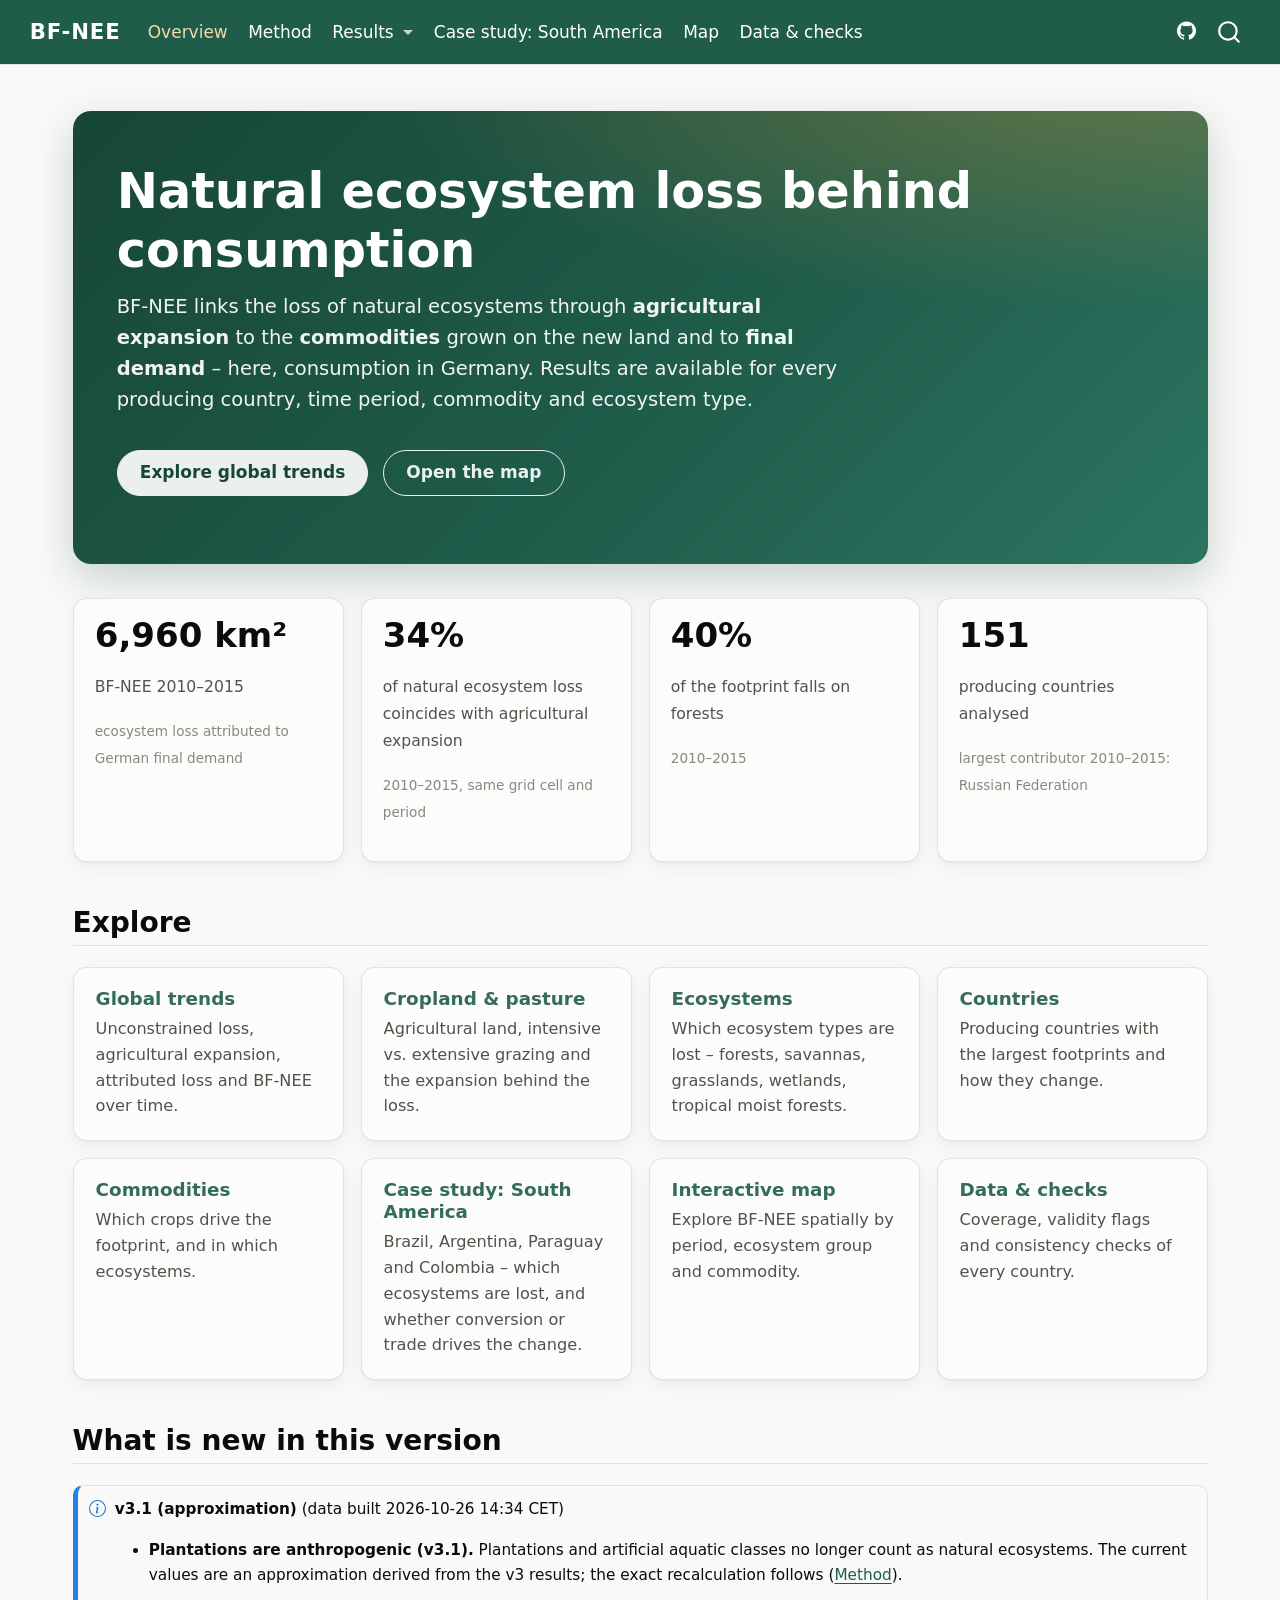
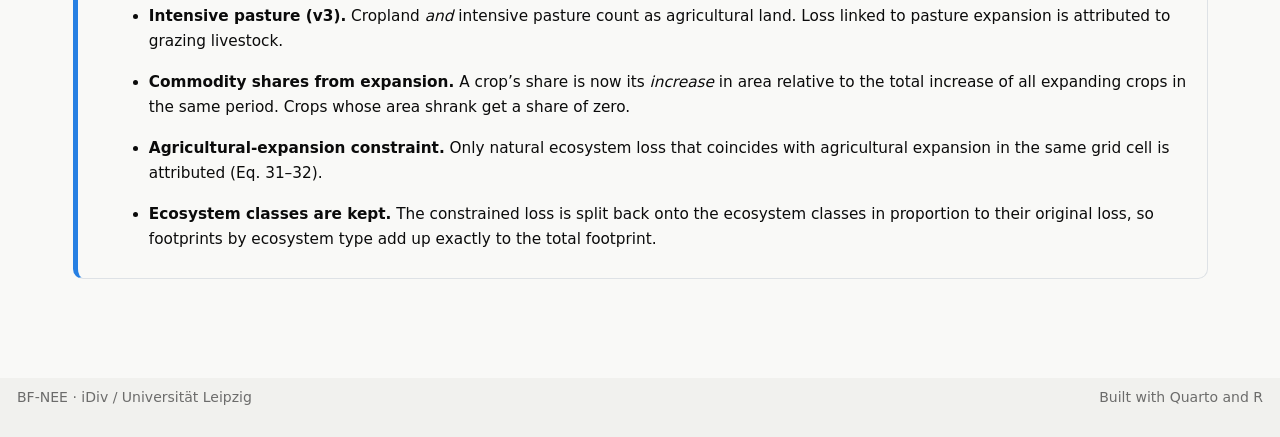
<file: docs/index.html>
<!DOCTYPE html>
<html xmlns="http://www.w3.org/1999/xhtml" lang="en" xml:lang="en"><head>

<meta charset="utf-8">
<meta name="generator" content="quarto-1.6.42">

<meta name="viewport" content="width=device-width, initial-scale=1.0, user-scalable=yes">


<title>BF-NEE · Overview – BF-NEE</title>
<style>
code{white-space: pre-wrap;}
span.smallcaps{font-variant: small-caps;}
div.columns{display: flex; gap: min(4vw, 1.5em);}
div.column{flex: auto; overflow-x: auto;}
div.hanging-indent{margin-left: 1.5em; text-indent: -1.5em;}
ul.task-list{list-style: none;}
ul.task-list li input[type="checkbox"] {
  width: 0.8em;
  margin: 0 0.8em 0.2em -1em; /* quarto-specific, see https://github.com/quarto-dev/quarto-cli/issues/4556 */ 
  vertical-align: middle;
}
</style>


<script src="site_libs/quarto-nav/quarto-nav.js"></script>
<script src="site_libs/clipboard/clipboard.min.js"></script>
<script src="site_libs/quarto-search/autocomplete.umd.js"></script>
<script src="site_libs/quarto-search/fuse.min.js"></script>
<script src="site_libs/quarto-search/quarto-search.js"></script>
<meta name="quarto:offset" content="./">
<script src="site_libs/quarto-html/quarto.js"></script>
<script src="site_libs/quarto-html/popper.min.js"></script>
<script src="site_libs/quarto-html/tippy.umd.min.js"></script>
<script src="site_libs/quarto-html/anchor.min.js"></script>
<link href="site_libs/quarto-html/tippy.css" rel="stylesheet">
<link href="site_libs/quarto-html/quarto-syntax-highlighting-2f5df379a58b258e96c21c0638c20c03.css" rel="stylesheet" id="quarto-text-highlighting-styles">
<script src="site_libs/bootstrap/bootstrap.min.js"></script>
<link href="site_libs/bootstrap/bootstrap-icons.css" rel="stylesheet">
<link href="site_libs/bootstrap/bootstrap-9541e78fa99370dcd20a5f9259563e08.min.css" rel="stylesheet" append-hash="true" id="quarto-bootstrap" data-mode="light">
<script id="quarto-search-options" type="application/json">{
  "location": "navbar",
  "copy-button": false,
  "collapse-after": 3,
  "panel-placement": "end",
  "type": "overlay",
  "limit": 50,
  "keyboard-shortcut": [
    "f",
    "/",
    "s"
  ],
  "show-item-context": false,
  "language": {
    "search-no-results-text": "No results",
    "search-matching-documents-text": "matching documents",
    "search-copy-link-title": "Copy link to search",
    "search-hide-matches-text": "Hide additional matches",
    "search-more-match-text": "more match in this document",
    "search-more-matches-text": "more matches in this document",
    "search-clear-button-title": "Clear",
    "search-text-placeholder": "",
    "search-detached-cancel-button-title": "Cancel",
    "search-submit-button-title": "Submit",
    "search-label": "Search"
  }
}</script>
<style>html{ scroll-behavior: smooth; }</style>


<link rel="stylesheet" href="styles.css">
</head>

<body class="nav-fixed">

<div id="quarto-search-results"></div>
  <header id="quarto-header" class="headroom fixed-top">
    <nav class="navbar navbar-expand-lg " data-bs-theme="dark">
      <div class="navbar-container container-fluid">
      <div class="navbar-brand-container mx-auto">
    <a class="navbar-brand" href="./index.html">
    <span class="navbar-title">BF-NEE</span>
    </a>
  </div>
            <div id="quarto-search" class="" title="Search"></div>
          <button class="navbar-toggler" type="button" data-bs-toggle="collapse" data-bs-target="#navbarCollapse" aria-controls="navbarCollapse" role="menu" aria-expanded="false" aria-label="Toggle navigation" onclick="if (window.quartoToggleHeadroom) { window.quartoToggleHeadroom(); }">
  <span class="navbar-toggler-icon"></span>
</button>
          <div class="collapse navbar-collapse" id="navbarCollapse">
            <ul class="navbar-nav navbar-nav-scroll me-auto">
  <li class="nav-item">
    <a class="nav-link active" href="./index.html" aria-current="page"> 
<span class="menu-text">Overview</span></a>
  </li>  
  <li class="nav-item">
    <a class="nav-link" href="./method.html"> 
<span class="menu-text">Method</span></a>
  </li>  
  <li class="nav-item dropdown ">
    <a class="nav-link dropdown-toggle" href="#" id="nav-menu-results" role="link" data-bs-toggle="dropdown" aria-expanded="false">
 <span class="menu-text">Results</span>
    </a>
    <ul class="dropdown-menu" aria-labelledby="nav-menu-results">    
        <li>
    <a class="dropdown-item" href="./global.html">
 <span class="dropdown-text">Global trends</span></a>
  </li>  
        <li>
    <a class="dropdown-item" href="./landuse.html">
 <span class="dropdown-text">Cropland &amp; pasture</span></a>
  </li>  
        <li>
    <a class="dropdown-item" href="./ecosystems.html">
 <span class="dropdown-text">Ecosystems</span></a>
  </li>  
        <li>
    <a class="dropdown-item" href="./countries.html">
 <span class="dropdown-text">Countries</span></a>
  </li>  
        <li>
    <a class="dropdown-item" href="./commodities.html">
 <span class="dropdown-text">Commodities</span></a>
  </li>  
        <li>
    <a class="dropdown-item" href="./regressions.html">
 <span class="dropdown-text">Regional regressions</span></a>
  </li>  
    </ul>
  </li>
  <li class="nav-item">
    <a class="nav-link" href="./southamerica.html"> 
<span class="menu-text">Case study: South America</span></a>
  </li>  
  <li class="nav-item">
    <a class="nav-link" href="./maps.html"> 
<span class="menu-text">Map</span></a>
  </li>  
  <li class="nav-item">
    <a class="nav-link" href="./coverage.html"> 
<span class="menu-text">Data &amp; checks</span></a>
  </li>  
</ul>
            <ul class="navbar-nav navbar-nav-scroll ms-auto">
  <li class="nav-item compact">
    <a class="nav-link" href="https://github.com/sh33caqo/bf-nee-website"> <i class="bi bi-github" role="img" aria-label="GitHub repository">
</i> 
<span class="menu-text"></span></a>
  </li>  
</ul>
          </div> <!-- /navcollapse -->
            <div class="quarto-navbar-tools">
</div>
      </div> <!-- /container-fluid -->
    </nav>
</header>
<!-- content -->
<div id="quarto-content" class="quarto-container page-columns page-rows-contents page-layout-full page-navbar">
<!-- sidebar -->
<!-- margin-sidebar -->
    
<!-- main -->
<main class="content column-page" id="quarto-document-content"><header id="title-block-header" class="quarto-title-block"></header>




<section id="natural-ecosystem-loss-behind-consumption" class="level1 hero">
<h1>Natural ecosystem loss behind consumption</h1>
<p>BF-NEE links the loss of natural ecosystems through <strong>agricultural expansion</strong> to the <strong>commodities</strong> grown on the new land and to <strong>final demand</strong> – here, consumption in Germany. Results are available for every producing country, time period, commodity and ecosystem type.</p>
<p><a href="./global.html" class="btn btn-light">Explore global trends</a> <a href="./maps.html" class="btn btn-outline-light">Open the map</a></p>
</section>
<div class="metric-grid">
<div class="metric-card">
<p><span class="metric-value">6,960 km²</span></p>
<p><span class="metric-label">BF-NEE 2010–2015</span></p>
<p><span class="metric-note">ecosystem loss attributed to German final demand</span></p>
</div>
<div class="metric-card">
<p><span class="metric-value">34%</span></p>
<p><span class="metric-label">of natural ecosystem loss coincides with agricultural expansion</span></p>
<p><span class="metric-note">2010–2015, same grid cell and period</span></p>
</div>
<div class="metric-card">
<p><span class="metric-value">40%</span></p>
<p><span class="metric-label">of the footprint falls on forests</span></p>
<p><span class="metric-note">2010–2015</span></p>
</div>
<div class="metric-card">
<p><span class="metric-value">151</span></p>
<p><span class="metric-label">producing countries analysed</span></p>
<p><span class="metric-note">largest contributor 2010–2015: Russian Federation</span></p>
</div>
</div>
<section id="explore" class="level2">
<h2 class="anchored" data-anchor-id="explore">Explore</h2>
<div class="feature-grid">
  <a class="feature-card" href="global.html">
    <h3 class="anchored">Global trends</h3>
    <p>Unconstrained loss, agricultural expansion, attributed loss and BF-NEE over time.</p>
  </a>
  <a class="feature-card" href="landuse.html">
    <h3 class="anchored">Cropland &amp; pasture</h3>
    <p>Agricultural land, intensive vs. extensive grazing and the expansion behind the loss.</p>
  </a>
  <a class="feature-card" href="ecosystems.html">
    <h3 class="anchored">Ecosystems</h3>
    <p>Which ecosystem types are lost – forests, savannas, grasslands, wetlands, tropical moist forests.</p>
  </a>
  <a class="feature-card" href="countries.html">
    <h3 class="anchored">Countries</h3>
    <p>Producing countries with the largest footprints and how they change.</p>
  </a>
  <a class="feature-card" href="commodities.html">
    <h3 class="anchored">Commodities</h3>
    <p>Which crops drive the footprint, and in which ecosystems.</p>
  </a>
  <a class="feature-card" href="southamerica.html">
    <h3 class="anchored">Case study: South America</h3>
    <p>Brazil, Argentina, Paraguay and Colombia – which ecosystems are lost, and whether conversion or trade drives the change.</p>
  </a>
  <a class="feature-card" href="maps.html">
    <h3 class="anchored">Interactive map</h3>
    <p>Explore BF-NEE spatially by period, ecosystem group and commodity.</p>
  </a>
  <a class="feature-card" href="coverage.html">
    <h3 class="anchored">Data &amp; checks</h3>
    <p>Coverage, validity flags and consistency checks of every country.</p>
  </a>
</div>
</section>
<section id="what-is-new-in-this-version" class="level2">
<h2 class="anchored" data-anchor-id="what-is-new-in-this-version">What is new in this version</h2>
<div class="callout callout-style-simple callout-note">
<div class="callout-body d-flex">
<div class="callout-icon-container">
<i class="callout-icon"></i>
</div>
<div class="callout-body-container">
<p><strong>v3.1 (approximation)</strong> (data built 2026-10-26 14:34 CET)</p>
<ul>
<li><p><strong>Plantations are anthropogenic (v3.1).</strong> Plantations and artificial aquatic classes no longer count as natural ecosystems. The current values are an approximation derived from the v3 results; the exact recalculation follows (<a href="./method.html#plantations">Method</a>).</p></li>
<li><p><strong>Intensive pasture (v3).</strong> Cropland <em>and</em> intensive pasture count as agricultural land. Loss linked to pasture expansion is attributed to grazing livestock.</p></li>
<li><p><strong>Commodity shares from expansion.</strong> A crop’s share is now its <em>increase</em> in area relative to the total increase of all expanding crops in the same period. Crops whose area shrank get a share of zero.</p></li>
<li><p><strong>Agricultural-expansion constraint.</strong> Only natural ecosystem loss that coincides with agricultural expansion in the same grid cell is attributed (Eq. 31–32).</p></li>
<li><p><strong>Ecosystem classes are kept.</strong> The constrained loss is split back onto the ecosystem classes in proportion to their original loss, so footprints by ecosystem type add up exactly to the total footprint.</p></li>
</ul>
</div>
</div>
</div>


</section>

</main> <!-- /main -->
<script id="quarto-html-after-body" type="application/javascript">
window.document.addEventListener("DOMContentLoaded", function (event) {
  const toggleBodyColorMode = (bsSheetEl) => {
    const mode = bsSheetEl.getAttribute("data-mode");
    const bodyEl = window.document.querySelector("body");
    if (mode === "dark") {
      bodyEl.classList.add("quarto-dark");
      bodyEl.classList.remove("quarto-light");
    } else {
      bodyEl.classList.add("quarto-light");
      bodyEl.classList.remove("quarto-dark");
    }
  }
  const toggleBodyColorPrimary = () => {
    const bsSheetEl = window.document.querySelector("link#quarto-bootstrap");
    if (bsSheetEl) {
      toggleBodyColorMode(bsSheetEl);
    }
  }
  toggleBodyColorPrimary();  
  const icon = "";
  const anchorJS = new window.AnchorJS();
  anchorJS.options = {
    placement: 'right',
    icon: icon
  };
  anchorJS.add('.anchored');
  const isCodeAnnotation = (el) => {
    for (const clz of el.classList) {
      if (clz.startsWith('code-annotation-')) {                     
        return true;
      }
    }
    return false;
  }
  const onCopySuccess = function(e) {
    // button target
    const button = e.trigger;
    // don't keep focus
    button.blur();
    // flash "checked"
    button.classList.add('code-copy-button-checked');
    var currentTitle = button.getAttribute("title");
    button.setAttribute("title", "Copied!");
    let tooltip;
    if (window.bootstrap) {
      button.setAttribute("data-bs-toggle", "tooltip");
      button.setAttribute("data-bs-placement", "left");
      button.setAttribute("data-bs-title", "Copied!");
      tooltip = new bootstrap.Tooltip(button, 
        { trigger: "manual", 
          customClass: "code-copy-button-tooltip",
          offset: [0, -8]});
      tooltip.show();    
    }
    setTimeout(function() {
      if (tooltip) {
        tooltip.hide();
        button.removeAttribute("data-bs-title");
        button.removeAttribute("data-bs-toggle");
        button.removeAttribute("data-bs-placement");
      }
      button.setAttribute("title", currentTitle);
      button.classList.remove('code-copy-button-checked');
    }, 1000);
    // clear code selection
    e.clearSelection();
  }
  const getTextToCopy = function(trigger) {
      const codeEl = trigger.previousElementSibling.cloneNode(true);
      for (const childEl of codeEl.children) {
        if (isCodeAnnotation(childEl)) {
          childEl.remove();
        }
      }
      return codeEl.innerText;
  }
  const clipboard = new window.ClipboardJS('.code-copy-button:not([data-in-quarto-modal])', {
    text: getTextToCopy
  });
  clipboard.on('success', onCopySuccess);
  if (window.document.getElementById('quarto-embedded-source-code-modal')) {
    const clipboardModal = new window.ClipboardJS('.code-copy-button[data-in-quarto-modal]', {
      text: getTextToCopy,
      container: window.document.getElementById('quarto-embedded-source-code-modal')
    });
    clipboardModal.on('success', onCopySuccess);
  }
    var localhostRegex = new RegExp(/^(?:http|https):\/\/localhost\:?[0-9]*\//);
    var mailtoRegex = new RegExp(/^mailto:/);
      var filterRegex = new RegExp("https:\/\/sh33caqo\.github\.io\/bf-nee-website\/");
    var isInternal = (href) => {
        return filterRegex.test(href) || localhostRegex.test(href) || mailtoRegex.test(href);
    }
    // Inspect non-navigation links and adorn them if external
 	var links = window.document.querySelectorAll('a[href]:not(.nav-link):not(.navbar-brand):not(.toc-action):not(.sidebar-link):not(.sidebar-item-toggle):not(.pagination-link):not(.no-external):not([aria-hidden]):not(.dropdown-item):not(.quarto-navigation-tool):not(.about-link)');
    for (var i=0; i<links.length; i++) {
      const link = links[i];
      if (!isInternal(link.href)) {
        // undo the damage that might have been done by quarto-nav.js in the case of
        // links that we want to consider external
        if (link.dataset.originalHref !== undefined) {
          link.href = link.dataset.originalHref;
        }
          // target, if specified
          link.setAttribute("target", "_blank");
          if (link.getAttribute("rel") === null) {
            link.setAttribute("rel", "noopener");
          }
      }
    }
  function tippyHover(el, contentFn, onTriggerFn, onUntriggerFn) {
    const config = {
      allowHTML: true,
      maxWidth: 500,
      delay: 100,
      arrow: false,
      appendTo: function(el) {
          return el.parentElement;
      },
      interactive: true,
      interactiveBorder: 10,
      theme: 'quarto',
      placement: 'bottom-start',
    };
    if (contentFn) {
      config.content = contentFn;
    }
    if (onTriggerFn) {
      config.onTrigger = onTriggerFn;
    }
    if (onUntriggerFn) {
      config.onUntrigger = onUntriggerFn;
    }
    window.tippy(el, config); 
  }
  const noterefs = window.document.querySelectorAll('a[role="doc-noteref"]');
  for (var i=0; i<noterefs.length; i++) {
    const ref = noterefs[i];
    tippyHover(ref, function() {
      // use id or data attribute instead here
      let href = ref.getAttribute('data-footnote-href') || ref.getAttribute('href');
      try { href = new URL(href).hash; } catch {}
      const id = href.replace(/^#\/?/, "");
      const note = window.document.getElementById(id);
      if (note) {
        return note.innerHTML;
      } else {
        return "";
      }
    });
  }
  const xrefs = window.document.querySelectorAll('a.quarto-xref');
  const processXRef = (id, note) => {
    // Strip column container classes
    const stripColumnClz = (el) => {
      el.classList.remove("page-full", "page-columns");
      if (el.children) {
        for (const child of el.children) {
          stripColumnClz(child);
        }
      }
    }
    stripColumnClz(note)
    if (id === null || id.startsWith('sec-')) {
      // Special case sections, only their first couple elements
      const container = document.createElement("div");
      if (note.children && note.children.length > 2) {
        container.appendChild(note.children[0].cloneNode(true));
        for (let i = 1; i < note.children.length; i++) {
          const child = note.children[i];
          if (child.tagName === "P" && child.innerText === "") {
            continue;
          } else {
            container.appendChild(child.cloneNode(true));
            break;
          }
        }
        if (window.Quarto?.typesetMath) {
          window.Quarto.typesetMath(container);
        }
        return container.innerHTML
      } else {
        if (window.Quarto?.typesetMath) {
          window.Quarto.typesetMath(note);
        }
        return note.innerHTML;
      }
    } else {
      // Remove any anchor links if they are present
      const anchorLink = note.querySelector('a.anchorjs-link');
      if (anchorLink) {
        anchorLink.remove();
      }
      if (window.Quarto?.typesetMath) {
        window.Quarto.typesetMath(note);
      }
      if (note.classList.contains("callout")) {
        return note.outerHTML;
      } else {
        return note.innerHTML;
      }
    }
  }
  for (var i=0; i<xrefs.length; i++) {
    const xref = xrefs[i];
    tippyHover(xref, undefined, function(instance) {
      instance.disable();
      let url = xref.getAttribute('href');
      let hash = undefined; 
      if (url.startsWith('#')) {
        hash = url;
      } else {
        try { hash = new URL(url).hash; } catch {}
      }
      if (hash) {
        const id = hash.replace(/^#\/?/, "");
        const note = window.document.getElementById(id);
        if (note !== null) {
          try {
            const html = processXRef(id, note.cloneNode(true));
            instance.setContent(html);
          } finally {
            instance.enable();
            instance.show();
          }
        } else {
          // See if we can fetch this
          fetch(url.split('#')[0])
          .then(res => res.text())
          .then(html => {
            const parser = new DOMParser();
            const htmlDoc = parser.parseFromString(html, "text/html");
            const note = htmlDoc.getElementById(id);
            if (note !== null) {
              const html = processXRef(id, note);
              instance.setContent(html);
            } 
          }).finally(() => {
            instance.enable();
            instance.show();
          });
        }
      } else {
        // See if we can fetch a full url (with no hash to target)
        // This is a special case and we should probably do some content thinning / targeting
        fetch(url)
        .then(res => res.text())
        .then(html => {
          const parser = new DOMParser();
          const htmlDoc = parser.parseFromString(html, "text/html");
          const note = htmlDoc.querySelector('main.content');
          if (note !== null) {
            // This should only happen for chapter cross references
            // (since there is no id in the URL)
            // remove the first header
            if (note.children.length > 0 && note.children[0].tagName === "HEADER") {
              note.children[0].remove();
            }
            const html = processXRef(null, note);
            instance.setContent(html);
          } 
        }).finally(() => {
          instance.enable();
          instance.show();
        });
      }
    }, function(instance) {
    });
  }
      let selectedAnnoteEl;
      const selectorForAnnotation = ( cell, annotation) => {
        let cellAttr = 'data-code-cell="' + cell + '"';
        let lineAttr = 'data-code-annotation="' +  annotation + '"';
        const selector = 'span[' + cellAttr + '][' + lineAttr + ']';
        return selector;
      }
      const selectCodeLines = (annoteEl) => {
        const doc = window.document;
        const targetCell = annoteEl.getAttribute("data-target-cell");
        const targetAnnotation = annoteEl.getAttribute("data-target-annotation");
        const annoteSpan = window.document.querySelector(selectorForAnnotation(targetCell, targetAnnotation));
        const lines = annoteSpan.getAttribute("data-code-lines").split(",");
        const lineIds = lines.map((line) => {
          return targetCell + "-" + line;
        })
        let top = null;
        let height = null;
        let parent = null;
        if (lineIds.length > 0) {
            //compute the position of the single el (top and bottom and make a div)
            const el = window.document.getElementById(lineIds[0]);
            top = el.offsetTop;
            height = el.offsetHeight;
            parent = el.parentElement.parentElement;
          if (lineIds.length > 1) {
            const lastEl = window.document.getElementById(lineIds[lineIds.length - 1]);
            const bottom = lastEl.offsetTop + lastEl.offsetHeight;
            height = bottom - top;
          }
          if (top !== null && height !== null && parent !== null) {
            // cook up a div (if necessary) and position it 
            let div = window.document.getElementById("code-annotation-line-highlight");
            if (div === null) {
              div = window.document.createElement("div");
              div.setAttribute("id", "code-annotation-line-highlight");
              div.style.position = 'absolute';
              parent.appendChild(div);
            }
            div.style.top = top - 2 + "px";
            div.style.height = height + 4 + "px";
            div.style.left = 0;
            let gutterDiv = window.document.getElementById("code-annotation-line-highlight-gutter");
            if (gutterDiv === null) {
              gutterDiv = window.document.createElement("div");
              gutterDiv.setAttribute("id", "code-annotation-line-highlight-gutter");
              gutterDiv.style.position = 'absolute';
              const codeCell = window.document.getElementById(targetCell);
              const gutter = codeCell.querySelector('.code-annotation-gutter');
              gutter.appendChild(gutterDiv);
            }
            gutterDiv.style.top = top - 2 + "px";
            gutterDiv.style.height = height + 4 + "px";
          }
          selectedAnnoteEl = annoteEl;
        }
      };
      const unselectCodeLines = () => {
        const elementsIds = ["code-annotation-line-highlight", "code-annotation-line-highlight-gutter"];
        elementsIds.forEach((elId) => {
          const div = window.document.getElementById(elId);
          if (div) {
            div.remove();
          }
        });
        selectedAnnoteEl = undefined;
      };
        // Handle positioning of the toggle
    window.addEventListener(
      "resize",
      throttle(() => {
        elRect = undefined;
        if (selectedAnnoteEl) {
          selectCodeLines(selectedAnnoteEl);
        }
      }, 10)
    );
    function throttle(fn, ms) {
    let throttle = false;
    let timer;
      return (...args) => {
        if(!throttle) { // first call gets through
            fn.apply(this, args);
            throttle = true;
        } else { // all the others get throttled
            if(timer) clearTimeout(timer); // cancel #2
            timer = setTimeout(() => {
              fn.apply(this, args);
              timer = throttle = false;
            }, ms);
        }
      };
    }
      // Attach click handler to the DT
      const annoteDls = window.document.querySelectorAll('dt[data-target-cell]');
      for (const annoteDlNode of annoteDls) {
        annoteDlNode.addEventListener('click', (event) => {
          const clickedEl = event.target;
          if (clickedEl !== selectedAnnoteEl) {
            unselectCodeLines();
            const activeEl = window.document.querySelector('dt[data-target-cell].code-annotation-active');
            if (activeEl) {
              activeEl.classList.remove('code-annotation-active');
            }
            selectCodeLines(clickedEl);
            clickedEl.classList.add('code-annotation-active');
          } else {
            // Unselect the line
            unselectCodeLines();
            clickedEl.classList.remove('code-annotation-active');
          }
        });
      }
  const findCites = (el) => {
    const parentEl = el.parentElement;
    if (parentEl) {
      const cites = parentEl.dataset.cites;
      if (cites) {
        return {
          el,
          cites: cites.split(' ')
        };
      } else {
        return findCites(el.parentElement)
      }
    } else {
      return undefined;
    }
  };
  var bibliorefs = window.document.querySelectorAll('a[role="doc-biblioref"]');
  for (var i=0; i<bibliorefs.length; i++) {
    const ref = bibliorefs[i];
    const citeInfo = findCites(ref);
    if (citeInfo) {
      tippyHover(citeInfo.el, function() {
        var popup = window.document.createElement('div');
        citeInfo.cites.forEach(function(cite) {
          var citeDiv = window.document.createElement('div');
          citeDiv.classList.add('hanging-indent');
          citeDiv.classList.add('csl-entry');
          var biblioDiv = window.document.getElementById('ref-' + cite);
          if (biblioDiv) {
            citeDiv.innerHTML = biblioDiv.innerHTML;
          }
          popup.appendChild(citeDiv);
        });
        return popup.innerHTML;
      });
    }
  }
});
</script>
</div> <!-- /content -->
<footer class="footer">
  <div class="nav-footer">
    <div class="nav-footer-left">
<p>BF-NEE · iDiv / Universität Leipzig</p>
</div>   
    <div class="nav-footer-center">
      &nbsp;
    </div>
    <div class="nav-footer-right">
<p>Built with Quarto and R</p>
</div>
  </div>
</footer>




<script src="site_libs/quarto-html/zenscroll-min.js"></script>
</body></html>
</file>
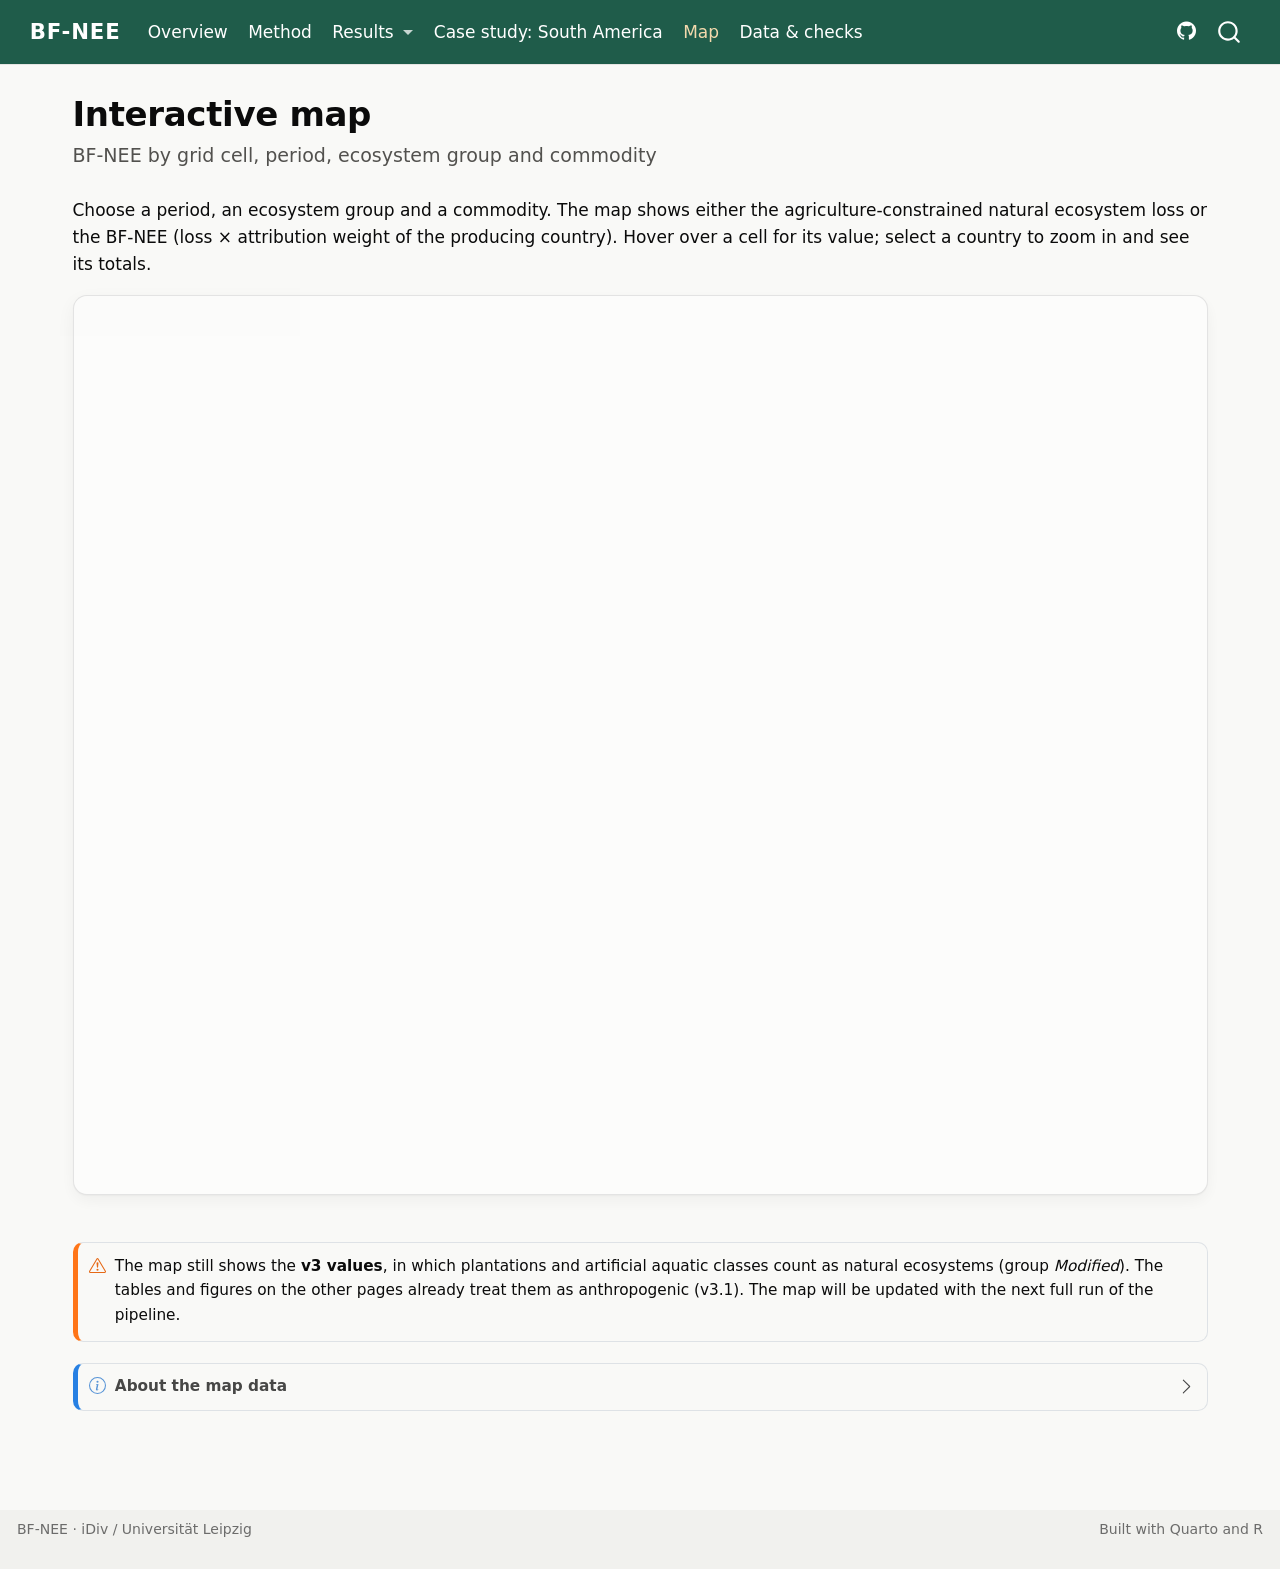
<file: docs/maps.html>
<!DOCTYPE html>
<html xmlns="http://www.w3.org/1999/xhtml" lang="en" xml:lang="en"><head>

<meta charset="utf-8">
<meta name="generator" content="quarto-1.6.42">

<meta name="viewport" content="width=device-width, initial-scale=1.0, user-scalable=yes">


<title>Interactive map – BF-NEE</title>
<style>
code{white-space: pre-wrap;}
span.smallcaps{font-variant: small-caps;}
div.columns{display: flex; gap: min(4vw, 1.5em);}
div.column{flex: auto; overflow-x: auto;}
div.hanging-indent{margin-left: 1.5em; text-indent: -1.5em;}
ul.task-list{list-style: none;}
ul.task-list li input[type="checkbox"] {
  width: 0.8em;
  margin: 0 0.8em 0.2em -1em; /* quarto-specific, see https://github.com/quarto-dev/quarto-cli/issues/4556 */ 
  vertical-align: middle;
}
</style>


<script src="site_libs/quarto-nav/quarto-nav.js"></script>
<script src="site_libs/clipboard/clipboard.min.js"></script>
<script src="site_libs/quarto-search/autocomplete.umd.js"></script>
<script src="site_libs/quarto-search/fuse.min.js"></script>
<script src="site_libs/quarto-search/quarto-search.js"></script>
<meta name="quarto:offset" content="./">
<script src="site_libs/quarto-html/quarto.js"></script>
<script src="site_libs/quarto-html/popper.min.js"></script>
<script src="site_libs/quarto-html/tippy.umd.min.js"></script>
<script src="site_libs/quarto-html/anchor.min.js"></script>
<link href="site_libs/quarto-html/tippy.css" rel="stylesheet">
<link href="site_libs/quarto-html/quarto-syntax-highlighting-2f5df379a58b258e96c21c0638c20c03.css" rel="stylesheet" id="quarto-text-highlighting-styles">
<script src="site_libs/bootstrap/bootstrap.min.js"></script>
<link href="site_libs/bootstrap/bootstrap-icons.css" rel="stylesheet">
<link href="site_libs/bootstrap/bootstrap-9541e78fa99370dcd20a5f9259563e08.min.css" rel="stylesheet" append-hash="true" id="quarto-bootstrap" data-mode="light">
<script id="quarto-search-options" type="application/json">{
  "location": "navbar",
  "copy-button": false,
  "collapse-after": 3,
  "panel-placement": "end",
  "type": "overlay",
  "limit": 50,
  "keyboard-shortcut": [
    "f",
    "/",
    "s"
  ],
  "show-item-context": false,
  "language": {
    "search-no-results-text": "No results",
    "search-matching-documents-text": "matching documents",
    "search-copy-link-title": "Copy link to search",
    "search-hide-matches-text": "Hide additional matches",
    "search-more-match-text": "more match in this document",
    "search-more-matches-text": "more matches in this document",
    "search-clear-button-title": "Clear",
    "search-text-placeholder": "",
    "search-detached-cancel-button-title": "Cancel",
    "search-submit-button-title": "Submit",
    "search-label": "Search"
  }
}</script>
<style>html{ scroll-behavior: smooth; }</style>


<link rel="stylesheet" href="styles.css">
</head>

<body class="nav-fixed">

<div id="quarto-search-results"></div>
  <header id="quarto-header" class="headroom fixed-top">
    <nav class="navbar navbar-expand-lg " data-bs-theme="dark">
      <div class="navbar-container container-fluid">
      <div class="navbar-brand-container mx-auto">
    <a class="navbar-brand" href="./index.html">
    <span class="navbar-title">BF-NEE</span>
    </a>
  </div>
            <div id="quarto-search" class="" title="Search"></div>
          <button class="navbar-toggler" type="button" data-bs-toggle="collapse" data-bs-target="#navbarCollapse" aria-controls="navbarCollapse" role="menu" aria-expanded="false" aria-label="Toggle navigation" onclick="if (window.quartoToggleHeadroom) { window.quartoToggleHeadroom(); }">
  <span class="navbar-toggler-icon"></span>
</button>
          <div class="collapse navbar-collapse" id="navbarCollapse">
            <ul class="navbar-nav navbar-nav-scroll me-auto">
  <li class="nav-item">
    <a class="nav-link" href="./index.html"> 
<span class="menu-text">Overview</span></a>
  </li>  
  <li class="nav-item">
    <a class="nav-link" href="./method.html"> 
<span class="menu-text">Method</span></a>
  </li>  
  <li class="nav-item dropdown ">
    <a class="nav-link dropdown-toggle" href="#" id="nav-menu-results" role="link" data-bs-toggle="dropdown" aria-expanded="false">
 <span class="menu-text">Results</span>
    </a>
    <ul class="dropdown-menu" aria-labelledby="nav-menu-results">    
        <li>
    <a class="dropdown-item" href="./global.html">
 <span class="dropdown-text">Global trends</span></a>
  </li>  
        <li>
    <a class="dropdown-item" href="./landuse.html">
 <span class="dropdown-text">Cropland &amp; pasture</span></a>
  </li>  
        <li>
    <a class="dropdown-item" href="./ecosystems.html">
 <span class="dropdown-text">Ecosystems</span></a>
  </li>  
        <li>
    <a class="dropdown-item" href="./countries.html">
 <span class="dropdown-text">Countries</span></a>
  </li>  
        <li>
    <a class="dropdown-item" href="./commodities.html">
 <span class="dropdown-text">Commodities</span></a>
  </li>  
        <li>
    <a class="dropdown-item" href="./regressions.html">
 <span class="dropdown-text">Regional regressions</span></a>
  </li>  
    </ul>
  </li>
  <li class="nav-item">
    <a class="nav-link" href="./southamerica.html"> 
<span class="menu-text">Case study: South America</span></a>
  </li>  
  <li class="nav-item">
    <a class="nav-link active" href="./maps.html" aria-current="page"> 
<span class="menu-text">Map</span></a>
  </li>  
  <li class="nav-item">
    <a class="nav-link" href="./coverage.html"> 
<span class="menu-text">Data &amp; checks</span></a>
  </li>  
</ul>
            <ul class="navbar-nav navbar-nav-scroll ms-auto">
  <li class="nav-item compact">
    <a class="nav-link" href="https://github.com/sh33caqo/bf-nee-website"> <i class="bi bi-github" role="img" aria-label="GitHub repository">
</i> 
<span class="menu-text"></span></a>
  </li>  
</ul>
          </div> <!-- /navcollapse -->
            <div class="quarto-navbar-tools">
</div>
      </div> <!-- /container-fluid -->
    </nav>
</header>
<!-- content -->
<div id="quarto-content" class="quarto-container page-columns page-rows-contents page-layout-full page-navbar">
<!-- sidebar -->
<!-- margin-sidebar -->
    
<!-- main -->
<main class="content column-page" id="quarto-document-content">

<header id="title-block-header" class="quarto-title-block default">
<div class="quarto-title">
<h1 class="title">Interactive map</h1>
<p class="subtitle lead">BF-NEE by grid cell, period, ecosystem group and commodity</p>
</div>



<div class="quarto-title-meta column-page">

    
  
    
  </div>
  


</header>


<p>Choose a period, an ecosystem group and a commodity. The map shows either the agriculture-constrained natural ecosystem loss or the BF-NEE (loss × attribution weight of the producing country). Hover over a cell for its value; select a country to zoom in and see its totals.</p>
<iframe class="map-frame" src="https://sh33caqo.shinyapps.io/bf-nee-global-map/" title="Interactive BF-NEE map" loading="lazy" allowfullscreen=""></iframe>
<div class="callout callout-style-simple callout-warning">
<div class="callout-body d-flex">
<div class="callout-icon-container">
<i class="callout-icon"></i>
</div>
<div class="callout-body-container">
<p>The map still shows the <strong>v3 values</strong>, in which plantations and artificial aquatic classes count as natural ecosystems (group <em>Modified</em>). The tables and figures on the other pages already treat them as anthropogenic (v3.1). The map will be updated with the next full run of the pipeline.</p>
</div>
</div>
</div>
<div class="callout callout-style-simple callout-note callout-titled">
<div class="callout-header d-flex align-content-center" data-bs-toggle="collapse" data-bs-target=".callout-1-contents" aria-controls="callout-1" aria-expanded="false" aria-label="Toggle callout">
<div class="callout-icon-container">
<i class="callout-icon"></i>
</div>
<div class="callout-title-container flex-fill">
About the map data
</div>
<div class="callout-btn-toggle d-inline-block border-0 py-1 ps-1 pe-0 float-end"><i class="callout-toggle"></i></div>
</div>
<div id="callout-1" class="callout-1-contents callout-collapse collapse">
<div class="callout-body-container callout-body">
<p>Cells are aggregated for the web (about 18 km); values are km² per displayed cell. Totals in the side panel come from the country tables, not from the display raster. The map data are built on the cluster with <code>data-raw/02_build_map_data.R</code> and uploaded with <code>shiny/global_map/deploy.R</code>.</p>
</div>
</div>
</div>



</main> <!-- /main -->
<script id="quarto-html-after-body" type="application/javascript">
window.document.addEventListener("DOMContentLoaded", function (event) {
  const toggleBodyColorMode = (bsSheetEl) => {
    const mode = bsSheetEl.getAttribute("data-mode");
    const bodyEl = window.document.querySelector("body");
    if (mode === "dark") {
      bodyEl.classList.add("quarto-dark");
      bodyEl.classList.remove("quarto-light");
    } else {
      bodyEl.classList.add("quarto-light");
      bodyEl.classList.remove("quarto-dark");
    }
  }
  const toggleBodyColorPrimary = () => {
    const bsSheetEl = window.document.querySelector("link#quarto-bootstrap");
    if (bsSheetEl) {
      toggleBodyColorMode(bsSheetEl);
    }
  }
  toggleBodyColorPrimary();  
  const icon = "";
  const anchorJS = new window.AnchorJS();
  anchorJS.options = {
    placement: 'right',
    icon: icon
  };
  anchorJS.add('.anchored');
  const isCodeAnnotation = (el) => {
    for (const clz of el.classList) {
      if (clz.startsWith('code-annotation-')) {                     
        return true;
      }
    }
    return false;
  }
  const onCopySuccess = function(e) {
    // button target
    const button = e.trigger;
    // don't keep focus
    button.blur();
    // flash "checked"
    button.classList.add('code-copy-button-checked');
    var currentTitle = button.getAttribute("title");
    button.setAttribute("title", "Copied!");
    let tooltip;
    if (window.bootstrap) {
      button.setAttribute("data-bs-toggle", "tooltip");
      button.setAttribute("data-bs-placement", "left");
      button.setAttribute("data-bs-title", "Copied!");
      tooltip = new bootstrap.Tooltip(button, 
        { trigger: "manual", 
          customClass: "code-copy-button-tooltip",
          offset: [0, -8]});
      tooltip.show();    
    }
    setTimeout(function() {
      if (tooltip) {
        tooltip.hide();
        button.removeAttribute("data-bs-title");
        button.removeAttribute("data-bs-toggle");
        button.removeAttribute("data-bs-placement");
      }
      button.setAttribute("title", currentTitle);
      button.classList.remove('code-copy-button-checked');
    }, 1000);
    // clear code selection
    e.clearSelection();
  }
  const getTextToCopy = function(trigger) {
      const codeEl = trigger.previousElementSibling.cloneNode(true);
      for (const childEl of codeEl.children) {
        if (isCodeAnnotation(childEl)) {
          childEl.remove();
        }
      }
      return codeEl.innerText;
  }
  const clipboard = new window.ClipboardJS('.code-copy-button:not([data-in-quarto-modal])', {
    text: getTextToCopy
  });
  clipboard.on('success', onCopySuccess);
  if (window.document.getElementById('quarto-embedded-source-code-modal')) {
    const clipboardModal = new window.ClipboardJS('.code-copy-button[data-in-quarto-modal]', {
      text: getTextToCopy,
      container: window.document.getElementById('quarto-embedded-source-code-modal')
    });
    clipboardModal.on('success', onCopySuccess);
  }
    var localhostRegex = new RegExp(/^(?:http|https):\/\/localhost\:?[0-9]*\//);
    var mailtoRegex = new RegExp(/^mailto:/);
      var filterRegex = new RegExp("https:\/\/sh33caqo\.github\.io\/bf-nee-website\/");
    var isInternal = (href) => {
        return filterRegex.test(href) || localhostRegex.test(href) || mailtoRegex.test(href);
    }
    // Inspect non-navigation links and adorn them if external
 	var links = window.document.querySelectorAll('a[href]:not(.nav-link):not(.navbar-brand):not(.toc-action):not(.sidebar-link):not(.sidebar-item-toggle):not(.pagination-link):not(.no-external):not([aria-hidden]):not(.dropdown-item):not(.quarto-navigation-tool):not(.about-link)');
    for (var i=0; i<links.length; i++) {
      const link = links[i];
      if (!isInternal(link.href)) {
        // undo the damage that might have been done by quarto-nav.js in the case of
        // links that we want to consider external
        if (link.dataset.originalHref !== undefined) {
          link.href = link.dataset.originalHref;
        }
          // target, if specified
          link.setAttribute("target", "_blank");
          if (link.getAttribute("rel") === null) {
            link.setAttribute("rel", "noopener");
          }
      }
    }
  function tippyHover(el, contentFn, onTriggerFn, onUntriggerFn) {
    const config = {
      allowHTML: true,
      maxWidth: 500,
      delay: 100,
      arrow: false,
      appendTo: function(el) {
          return el.parentElement;
      },
      interactive: true,
      interactiveBorder: 10,
      theme: 'quarto',
      placement: 'bottom-start',
    };
    if (contentFn) {
      config.content = contentFn;
    }
    if (onTriggerFn) {
      config.onTrigger = onTriggerFn;
    }
    if (onUntriggerFn) {
      config.onUntrigger = onUntriggerFn;
    }
    window.tippy(el, config); 
  }
  const noterefs = window.document.querySelectorAll('a[role="doc-noteref"]');
  for (var i=0; i<noterefs.length; i++) {
    const ref = noterefs[i];
    tippyHover(ref, function() {
      // use id or data attribute instead here
      let href = ref.getAttribute('data-footnote-href') || ref.getAttribute('href');
      try { href = new URL(href).hash; } catch {}
      const id = href.replace(/^#\/?/, "");
      const note = window.document.getElementById(id);
      if (note) {
        return note.innerHTML;
      } else {
        return "";
      }
    });
  }
  const xrefs = window.document.querySelectorAll('a.quarto-xref');
  const processXRef = (id, note) => {
    // Strip column container classes
    const stripColumnClz = (el) => {
      el.classList.remove("page-full", "page-columns");
      if (el.children) {
        for (const child of el.children) {
          stripColumnClz(child);
        }
      }
    }
    stripColumnClz(note)
    if (id === null || id.startsWith('sec-')) {
      // Special case sections, only their first couple elements
      const container = document.createElement("div");
      if (note.children && note.children.length > 2) {
        container.appendChild(note.children[0].cloneNode(true));
        for (let i = 1; i < note.children.length; i++) {
          const child = note.children[i];
          if (child.tagName === "P" && child.innerText === "") {
            continue;
          } else {
            container.appendChild(child.cloneNode(true));
            break;
          }
        }
        if (window.Quarto?.typesetMath) {
          window.Quarto.typesetMath(container);
        }
        return container.innerHTML
      } else {
        if (window.Quarto?.typesetMath) {
          window.Quarto.typesetMath(note);
        }
        return note.innerHTML;
      }
    } else {
      // Remove any anchor links if they are present
      const anchorLink = note.querySelector('a.anchorjs-link');
      if (anchorLink) {
        anchorLink.remove();
      }
      if (window.Quarto?.typesetMath) {
        window.Quarto.typesetMath(note);
      }
      if (note.classList.contains("callout")) {
        return note.outerHTML;
      } else {
        return note.innerHTML;
      }
    }
  }
  for (var i=0; i<xrefs.length; i++) {
    const xref = xrefs[i];
    tippyHover(xref, undefined, function(instance) {
      instance.disable();
      let url = xref.getAttribute('href');
      let hash = undefined; 
      if (url.startsWith('#')) {
        hash = url;
      } else {
        try { hash = new URL(url).hash; } catch {}
      }
      if (hash) {
        const id = hash.replace(/^#\/?/, "");
        const note = window.document.getElementById(id);
        if (note !== null) {
          try {
            const html = processXRef(id, note.cloneNode(true));
            instance.setContent(html);
          } finally {
            instance.enable();
            instance.show();
          }
        } else {
          // See if we can fetch this
          fetch(url.split('#')[0])
          .then(res => res.text())
          .then(html => {
            const parser = new DOMParser();
            const htmlDoc = parser.parseFromString(html, "text/html");
            const note = htmlDoc.getElementById(id);
            if (note !== null) {
              const html = processXRef(id, note);
              instance.setContent(html);
            } 
          }).finally(() => {
            instance.enable();
            instance.show();
          });
        }
      } else {
        // See if we can fetch a full url (with no hash to target)
        // This is a special case and we should probably do some content thinning / targeting
        fetch(url)
        .then(res => res.text())
        .then(html => {
          const parser = new DOMParser();
          const htmlDoc = parser.parseFromString(html, "text/html");
          const note = htmlDoc.querySelector('main.content');
          if (note !== null) {
            // This should only happen for chapter cross references
            // (since there is no id in the URL)
            // remove the first header
            if (note.children.length > 0 && note.children[0].tagName === "HEADER") {
              note.children[0].remove();
            }
            const html = processXRef(null, note);
            instance.setContent(html);
          } 
        }).finally(() => {
          instance.enable();
          instance.show();
        });
      }
    }, function(instance) {
    });
  }
      let selectedAnnoteEl;
      const selectorForAnnotation = ( cell, annotation) => {
        let cellAttr = 'data-code-cell="' + cell + '"';
        let lineAttr = 'data-code-annotation="' +  annotation + '"';
        const selector = 'span[' + cellAttr + '][' + lineAttr + ']';
        return selector;
      }
      const selectCodeLines = (annoteEl) => {
        const doc = window.document;
        const targetCell = annoteEl.getAttribute("data-target-cell");
        const targetAnnotation = annoteEl.getAttribute("data-target-annotation");
        const annoteSpan = window.document.querySelector(selectorForAnnotation(targetCell, targetAnnotation));
        const lines = annoteSpan.getAttribute("data-code-lines").split(",");
        const lineIds = lines.map((line) => {
          return targetCell + "-" + line;
        })
        let top = null;
        let height = null;
        let parent = null;
        if (lineIds.length > 0) {
            //compute the position of the single el (top and bottom and make a div)
            const el = window.document.getElementById(lineIds[0]);
            top = el.offsetTop;
            height = el.offsetHeight;
            parent = el.parentElement.parentElement;
          if (lineIds.length > 1) {
            const lastEl = window.document.getElementById(lineIds[lineIds.length - 1]);
            const bottom = lastEl.offsetTop + lastEl.offsetHeight;
            height = bottom - top;
          }
          if (top !== null && height !== null && parent !== null) {
            // cook up a div (if necessary) and position it 
            let div = window.document.getElementById("code-annotation-line-highlight");
            if (div === null) {
              div = window.document.createElement("div");
              div.setAttribute("id", "code-annotation-line-highlight");
              div.style.position = 'absolute';
              parent.appendChild(div);
            }
            div.style.top = top - 2 + "px";
            div.style.height = height + 4 + "px";
            div.style.left = 0;
            let gutterDiv = window.document.getElementById("code-annotation-line-highlight-gutter");
            if (gutterDiv === null) {
              gutterDiv = window.document.createElement("div");
              gutterDiv.setAttribute("id", "code-annotation-line-highlight-gutter");
              gutterDiv.style.position = 'absolute';
              const codeCell = window.document.getElementById(targetCell);
              const gutter = codeCell.querySelector('.code-annotation-gutter');
              gutter.appendChild(gutterDiv);
            }
            gutterDiv.style.top = top - 2 + "px";
            gutterDiv.style.height = height + 4 + "px";
          }
          selectedAnnoteEl = annoteEl;
        }
      };
      const unselectCodeLines = () => {
        const elementsIds = ["code-annotation-line-highlight", "code-annotation-line-highlight-gutter"];
        elementsIds.forEach((elId) => {
          const div = window.document.getElementById(elId);
          if (div) {
            div.remove();
          }
        });
        selectedAnnoteEl = undefined;
      };
        // Handle positioning of the toggle
    window.addEventListener(
      "resize",
      throttle(() => {
        elRect = undefined;
        if (selectedAnnoteEl) {
          selectCodeLines(selectedAnnoteEl);
        }
      }, 10)
    );
    function throttle(fn, ms) {
    let throttle = false;
    let timer;
      return (...args) => {
        if(!throttle) { // first call gets through
            fn.apply(this, args);
            throttle = true;
        } else { // all the others get throttled
            if(timer) clearTimeout(timer); // cancel #2
            timer = setTimeout(() => {
              fn.apply(this, args);
              timer = throttle = false;
            }, ms);
        }
      };
    }
      // Attach click handler to the DT
      const annoteDls = window.document.querySelectorAll('dt[data-target-cell]');
      for (const annoteDlNode of annoteDls) {
        annoteDlNode.addEventListener('click', (event) => {
          const clickedEl = event.target;
          if (clickedEl !== selectedAnnoteEl) {
            unselectCodeLines();
            const activeEl = window.document.querySelector('dt[data-target-cell].code-annotation-active');
            if (activeEl) {
              activeEl.classList.remove('code-annotation-active');
            }
            selectCodeLines(clickedEl);
            clickedEl.classList.add('code-annotation-active');
          } else {
            // Unselect the line
            unselectCodeLines();
            clickedEl.classList.remove('code-annotation-active');
          }
        });
      }
  const findCites = (el) => {
    const parentEl = el.parentElement;
    if (parentEl) {
      const cites = parentEl.dataset.cites;
      if (cites) {
        return {
          el,
          cites: cites.split(' ')
        };
      } else {
        return findCites(el.parentElement)
      }
    } else {
      return undefined;
    }
  };
  var bibliorefs = window.document.querySelectorAll('a[role="doc-biblioref"]');
  for (var i=0; i<bibliorefs.length; i++) {
    const ref = bibliorefs[i];
    const citeInfo = findCites(ref);
    if (citeInfo) {
      tippyHover(citeInfo.el, function() {
        var popup = window.document.createElement('div');
        citeInfo.cites.forEach(function(cite) {
          var citeDiv = window.document.createElement('div');
          citeDiv.classList.add('hanging-indent');
          citeDiv.classList.add('csl-entry');
          var biblioDiv = window.document.getElementById('ref-' + cite);
          if (biblioDiv) {
            citeDiv.innerHTML = biblioDiv.innerHTML;
          }
          popup.appendChild(citeDiv);
        });
        return popup.innerHTML;
      });
    }
  }
});
</script>
</div> <!-- /content -->
<footer class="footer">
  <div class="nav-footer">
    <div class="nav-footer-left">
<p>BF-NEE · iDiv / Universität Leipzig</p>
</div>   
    <div class="nav-footer-center">
      &nbsp;
    </div>
    <div class="nav-footer-right">
<p>Built with Quarto and R</p>
</div>
  </div>
</footer>




<script src="site_libs/quarto-html/zenscroll-min.js"></script>
</body></html>
</file>
<file: docs/site_libs/quarto-html/tippy.css>
.tippy-box[data-animation=fade][data-state=hidden]{opacity:0}[data-tippy-root]{max-width:calc(100vw - 10px)}.tippy-box{position:relative;background-color:#333;color:#fff;border-radius:4px;font-size:14px;line-height:1.4;white-space:normal;outline:0;transition-property:transform,visibility,opacity}.tippy-box[data-placement^=top]>.tippy-arrow{bottom:0}.tippy-box[data-placement^=top]>.tippy-arrow:before{bottom:-7px;left:0;border-width:8px 8px 0;border-top-color:initial;transform-origin:center top}.tippy-box[data-placement^=bottom]>.tippy-arrow{top:0}.tippy-box[data-placement^=bottom]>.tippy-arrow:before{top:-7px;left:0;border-width:0 8px 8px;border-bottom-color:initial;transform-origin:center bottom}.tippy-box[data-placement^=left]>.tippy-arrow{right:0}.tippy-box[data-placement^=left]>.tippy-arrow:before{border-width:8px 0 8px 8px;border-left-color:initial;right:-7px;transform-origin:center left}.tippy-box[data-placement^=right]>.tippy-arrow{left:0}.tippy-box[data-placement^=right]>.tippy-arrow:before{left:-7px;border-width:8px 8px 8px 0;border-right-color:initial;transform-origin:center right}.tippy-box[data-inertia][data-state=visible]{transition-timing-function:cubic-bezier(.54,1.5,.38,1.11)}.tippy-arrow{width:16px;height:16px;color:#333}.tippy-arrow:before{content:"";position:absolute;border-color:transparent;border-style:solid}.tippy-content{position:relative;padding:5px 9px;z-index:1}
</file>
<file: docs/site_libs/quarto-html/quarto-syntax-highlighting-2f5df379a58b258e96c21c0638c20c03.css>
/* quarto syntax highlight colors */
:root {
  --quarto-hl-ot-color: #003B4F;
  --quarto-hl-at-color: #657422;
  --quarto-hl-ss-color: #20794D;
  --quarto-hl-an-color: #5E5E5E;
  --quarto-hl-fu-color: #4758AB;
  --quarto-hl-st-color: #20794D;
  --quarto-hl-cf-color: #003B4F;
  --quarto-hl-op-color: #5E5E5E;
  --quarto-hl-er-color: #AD0000;
  --quarto-hl-bn-color: #AD0000;
  --quarto-hl-al-color: #AD0000;
  --quarto-hl-va-color: #111111;
  --quarto-hl-bu-color: inherit;
  --quarto-hl-ex-color: inherit;
  --quarto-hl-pp-color: #AD0000;
  --quarto-hl-in-color: #5E5E5E;
  --quarto-hl-vs-color: #20794D;
  --quarto-hl-wa-color: #5E5E5E;
  --quarto-hl-do-color: #5E5E5E;
  --quarto-hl-im-color: #00769E;
  --quarto-hl-ch-color: #20794D;
  --quarto-hl-dt-color: #AD0000;
  --quarto-hl-fl-color: #AD0000;
  --quarto-hl-co-color: #5E5E5E;
  --quarto-hl-cv-color: #5E5E5E;
  --quarto-hl-cn-color: #8f5902;
  --quarto-hl-sc-color: #5E5E5E;
  --quarto-hl-dv-color: #AD0000;
  --quarto-hl-kw-color: #003B4F;
}

/* other quarto variables */
:root {
  --quarto-font-monospace: SFMono-Regular, Menlo, Monaco, Consolas, "Liberation Mono", "Courier New", monospace;
}

pre > code.sourceCode > span {
  color: #003B4F;
}

code span {
  color: #003B4F;
}

code.sourceCode > span {
  color: #003B4F;
}

div.sourceCode,
div.sourceCode pre.sourceCode {
  color: #003B4F;
}

code span.ot {
  color: #003B4F;
  font-style: inherit;
}

code span.at {
  color: #657422;
  font-style: inherit;
}

code span.ss {
  color: #20794D;
  font-style: inherit;
}

code span.an {
  color: #5E5E5E;
  font-style: inherit;
}

code span.fu {
  color: #4758AB;
  font-style: inherit;
}

code span.st {
  color: #20794D;
  font-style: inherit;
}

code span.cf {
  color: #003B4F;
  font-weight: bold;
  font-style: inherit;
}

code span.op {
  color: #5E5E5E;
  font-style: inherit;
}

code span.er {
  color: #AD0000;
  font-style: inherit;
}

code span.bn {
  color: #AD0000;
  font-style: inherit;
}

code span.al {
  color: #AD0000;
  font-style: inherit;
}

code span.va {
  color: #111111;
  font-style: inherit;
}

code span.bu {
  font-style: inherit;
}

code span.ex {
  font-style: inherit;
}

code span.pp {
  color: #AD0000;
  font-style: inherit;
}

code span.in {
  color: #5E5E5E;
  font-style: inherit;
}

code span.vs {
  color: #20794D;
  font-style: inherit;
}

code span.wa {
  color: #5E5E5E;
  font-style: italic;
}

code span.do {
  color: #5E5E5E;
  font-style: italic;
}

code span.im {
  color: #00769E;
  font-style: inherit;
}

code span.ch {
  color: #20794D;
  font-style: inherit;
}

code span.dt {
  color: #AD0000;
  font-style: inherit;
}

code span.fl {
  color: #AD0000;
  font-style: inherit;
}

code span.co {
  color: #5E5E5E;
  font-style: inherit;
}

code span.cv {
  color: #5E5E5E;
  font-style: italic;
}

code span.cn {
  color: #8f5902;
  font-style: inherit;
}

code span.sc {
  color: #5E5E5E;
  font-style: inherit;
}

code span.dv {
  color: #AD0000;
  font-style: inherit;
}

code span.kw {
  color: #003B4F;
  font-weight: bold;
  font-style: inherit;
}

.prevent-inlining {
  content: "</";
}

/*# sourceMappingURL=35eb38a806ee71ea6d2563be2308c832.css.map */
</file>
<file: docs/styles.css>
/* =========================================================
   BF-NEE website styles
   ========================================================= */

:root {
  --bf-primary: #1f5c4a;
  --bf-primary-dark: #174638;
  --bf-accent: #d99b3d;
  --bf-surface: #fcfcfb;
  --bf-page: #f9f9f7;
  --bf-ink: #0b0b0b;
  --bf-ink-2: #52514e;
  --bf-muted: #898781;
  --bf-border: rgba(11, 11, 11, 0.10);
  --bf-shadow: 0 1px 2px rgba(11, 11, 11, 0.04), 0 6px 18px rgba(11, 11, 11, 0.05);
}

body {
  line-height: 1.6;
}

main.content {
  max-width: 1180px;
}

/* ---------------------------------------------------------
   Navbar
--------------------------------------------------------- */
.navbar {
  box-shadow: 0 1px 0 rgba(0, 0, 0, 0.08);
}

.navbar-brand .navbar-title {
  font-weight: 750;
  letter-spacing: 0.04em;
}

/* ---------------------------------------------------------
   Headings
--------------------------------------------------------- */
h1.title {
  font-weight: 750;
  letter-spacing: -0.01em;
}

h2 {
  margin-top: 2.6rem;
  padding-bottom: 0.3rem;
  border-bottom: 1px solid var(--bf-border);
}

.lead,
.subtitle {
  color: var(--bf-ink-2);
  font-size: 1.12rem;
}

/* ---------------------------------------------------------
   Hero (start page)
--------------------------------------------------------- */
.hero {
  margin: 0.5rem 0 2rem 0;
  padding: 3rem 2.6rem;
  border-radius: 18px;
  color: #fff;
  background:
    radial-gradient(1200px 400px at 90% -10%, rgba(217, 155, 61, 0.35), transparent 60%),
    linear-gradient(135deg, #174638 0%, #1f5c4a 55%, #2b7560 100%);
  box-shadow: 0 14px 40px rgba(23, 70, 56, 0.22);
}

.hero h1 {
  color: #fff;
  font-size: clamp(2rem, 4vw, 2.9rem);
  font-weight: 780;
  margin: 0 0 0.6rem 0;
  border: none;
}

.hero p {
  max-width: 760px;
  font-size: 1.15rem;
  opacity: 0.94;
}

.hero .btn {
  margin: 1rem 0.5rem 0 0;
  border-radius: 999px;
  padding: 0.55rem 1.3rem;
  font-weight: 600;
}

.hero .btn-light {
  color: var(--bf-primary-dark);
}

.hero .btn-outline-light:hover {
  color: var(--bf-primary-dark);
}

/* ---------------------------------------------------------
   Metric tiles
--------------------------------------------------------- */
.metric-grid {
  display: grid;
  grid-template-columns: repeat(auto-fit, minmax(200px, 1fr));
  gap: 1rem;
  margin: 1.5rem 0 2rem 0;
}

.metric-card {
  background: var(--bf-surface);
  border: 1px solid var(--bf-border);
  border-radius: 14px;
  padding: 1.1rem 1.25rem;
  box-shadow: var(--bf-shadow);
}

.metric-card .metric-value {
  font-size: 2rem;
  font-weight: 750;
  line-height: 1.1;
  color: var(--bf-ink);
}

.metric-card .metric-label {
  margin-top: 0.35rem;
  color: var(--bf-ink-2);
  font-size: 0.92rem;
}

.metric-card .metric-note {
  margin-top: 0.25rem;
  color: var(--bf-muted);
  font-size: 0.8rem;
}

/* ---------------------------------------------------------
   Feature cards
--------------------------------------------------------- */
.feature-grid {
  display: grid;
  grid-template-columns: repeat(auto-fit, minmax(250px, 1fr));
  gap: 1rem;
  margin: 1.2rem 0 2rem 0;
}

.feature-card {
  display: block;
  padding: 1.2rem 1.3rem;
  border: 1px solid var(--bf-border);
  border-radius: 14px;
  background: var(--bf-surface);
  color: inherit;
  text-decoration: none;
  box-shadow: var(--bf-shadow);
  transition: transform 0.15s ease, border-color 0.15s ease, box-shadow 0.15s ease;
}

.feature-card:hover {
  transform: translateY(-2px);
  border-color: var(--bf-primary);
  box-shadow: 0 10px 26px rgba(23, 70, 56, 0.12);
  color: inherit;
}

.feature-card h3 {
  margin: 0 0 0.35rem 0;
  font-size: 1.08rem;
  color: var(--bf-primary);
}

.feature-card p {
  margin: 0;
  color: var(--bf-ink-2);
  font-size: 0.95rem;
}

/* ---------------------------------------------------------
   Figures as cards
--------------------------------------------------------- */
.cell-output-display:has(img),
.cell-output-display:has(svg),
.cell-output-display:has(.plotly),
.cell-output-display:has(.html-widget) {
  background: var(--bf-surface);
  border: 1px solid var(--bf-border);
  border-radius: 14px;
  padding: 0.9rem 1rem 0.6rem 1rem;
  margin: 1rem 0 1.8rem 0;
  box-shadow: var(--bf-shadow);
}

.cell-output-display img {
  border-radius: 6px;
}

.figure-caption,
figcaption {
  color: var(--bf-muted);
  font-size: 0.85rem;
}

/* ---------------------------------------------------------
   Callouts / notes
--------------------------------------------------------- */
.callout {
  border-radius: 10px;
}

.key-finding {
  border-left: 4px solid var(--bf-accent);
  background: #fff8ec;
  padding: 0.9rem 1.1rem;
  border-radius: 8px;
  margin: 1.2rem 0;
}

/* ---------------------------------------------------------
   Tables
--------------------------------------------------------- */
.dataTables_wrapper {
  font-size: 0.9rem;
}

table.dataTable thead th {
  border-bottom: 1px solid #c3c2b7 !important;
  font-weight: 650;
}

table.dataTable td {
  font-variant-numeric: tabular-nums;
}

/* ---------------------------------------------------------
   Equations
--------------------------------------------------------- */
.equation-box {
  background: var(--bf-surface);
  border: 1px solid var(--bf-border);
  border-radius: 12px;
  padding: 0.6rem 1.2rem;
  margin: 1rem 0 1.4rem 0;
  overflow-x: auto;
}

/* ---------------------------------------------------------
   Map page
--------------------------------------------------------- */
.map-frame {
  width: 100%;
  height: 900px;
  border: 1px solid var(--bf-border);
  border-radius: 14px;
  box-shadow: var(--bf-shadow);
  background: var(--bf-surface);
}

@media (max-width: 768px) {
  .hero { padding: 2rem 1.3rem; }
  .map-frame { height: 1100px; }
}
</file>
